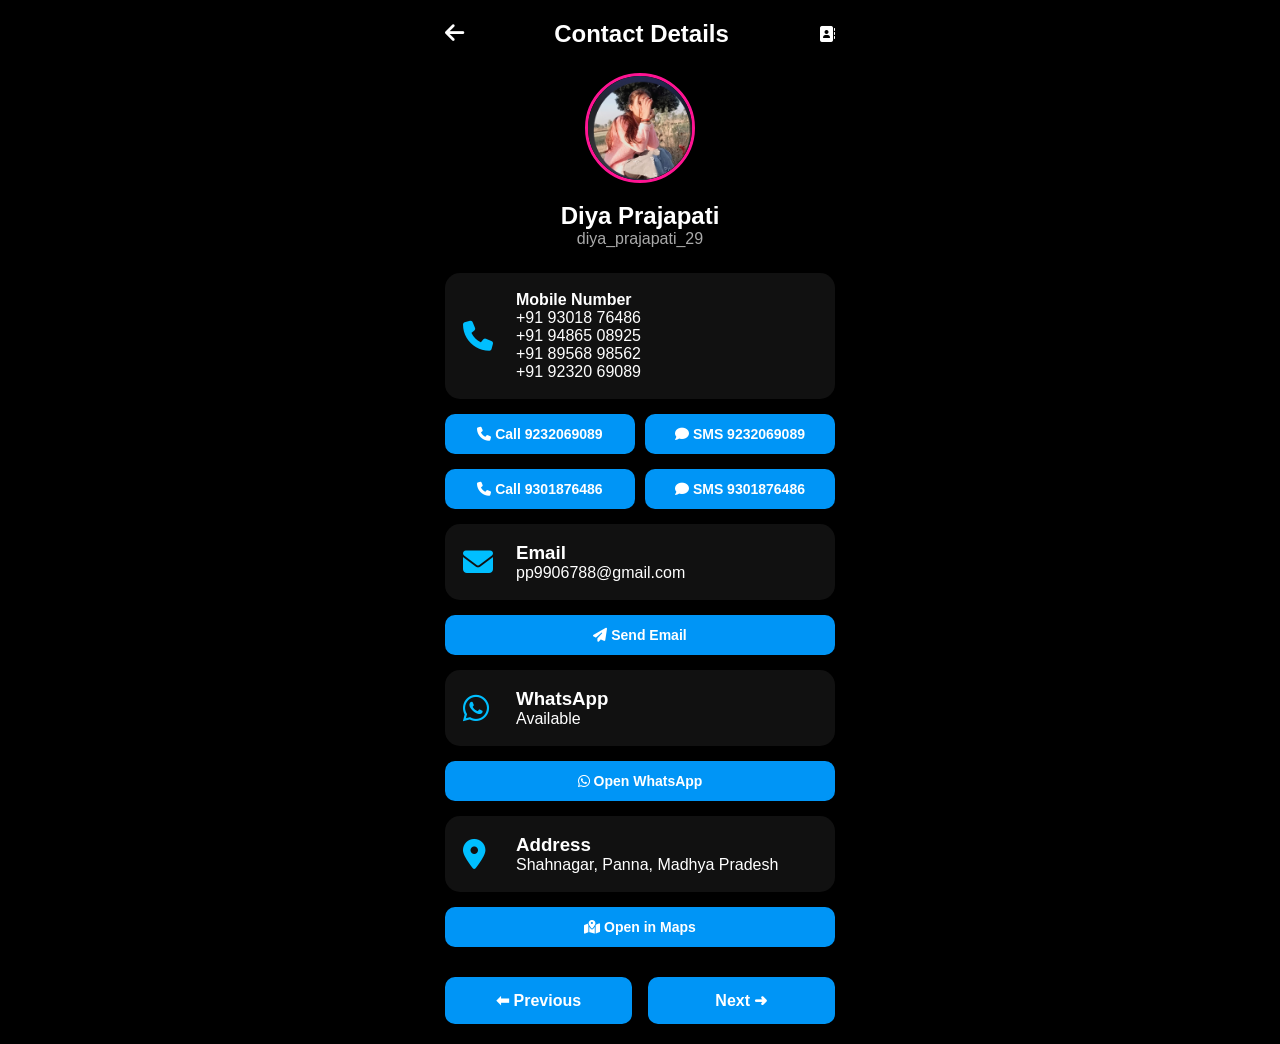
<file: contact.html>
<!DOCTYPE html>
<html lang="en">

    <head>

        <meta charset="UTF-8">
        <meta name="viewport" content="width=device-width, initial-scale=1.0">

        <title>Contact Details</title>

        <link rel="stylesheet" href="contact.css">

        <link rel="stylesheet"
            href="https://cdnjs.cloudflare.com/ajax/libs/font-awesome/6.6.0/css/all.min.css">

    </head>

    <body>

        <div class="container">

            <div class="header">

                <a href="social.html">
                    <i class="fa-solid fa-arrow-left"></i>
                </a>

                <h2>Contact Details</h2>

                <i class="fa-solid fa-address-book"></i>

            </div>

            <div class="profile">

                <img src="profile.jpg" alt="Profile">

                <h2>Diya Prajapati</h2>

                <p>diya_prajapati_29</p>

            </div>

            <div class="contact-list">

                <div class="card">

                    <i class="fa-solid fa-phone"></i>

                    <div>

                        <h4>Mobile Number</h4>
                        <p>+91 93018 76486</p>
                        <p>+91 94865 08925</p>
                        <p>+91 89568 98562</p>
                        <p>+91 92320 69089</p>
                        

                    </div>

                </div>

                <div class="action">

                    <a href="tel:+919232069089">
                        <i class="fa-solid fa-phone"></i>
                        Call 9232069089
                    </a>

                    <a href="sms:+919232069089">
                        <i class="fa-solid fa-comment"></i>
                        SMS 9232069089
                    </a>

                </div>

                <div class="action">

                    <a href="tel:+919301876486">
                        <i class="fa-solid fa-phone"></i>
                        Call 9301876486
                    </a>

                    <a href="sms:+919301876486">
                        <i class="fa-solid fa-comment"></i>
                        SMS 9301876486
                    </a>

                </div>

                <div class="card">

                    <i class="fa-solid fa-envelope"></i>

                    <div>

                        <h3>Email</h3>

                        <p>pp9906788@gmail.com</p>

                    </div>

                </div>

                <div class="action">

                    <a href="mailto:pp9906788@gmail.com">
                        <i class="fa-solid fa-paper-plane"></i>
                        Send Email
                    </a>

                </div>

                <div class="card">

                    <i class="fa-brands fa-whatsapp"></i>

                    <div>

                        <h3>WhatsApp</h3>

                        <p>Available</p>

                    </div>

                </div>

                <div class="action">

                    <a href="https://wa.me/919232069089" target="_blank">

                        <i class="fa-brands fa-whatsapp"></i>

                        Open WhatsApp

                    </a>

                </div>

                <div class="card">

                    <i class="fa-solid fa-location-dot"></i>

                    <div>

                        <h3>Address</h3>

                        <p>Shahnagar, Panna, Madhya Pradesh</p>

                    </div>

                </div>

                <div class="action">

                    <a
                        href="https://maps.google.com/?q=Shahnagar,Panna,Madhya Pradesh"
                        target="_blank">

                        <i class="fa-solid fa-map-location-dot"></i>

                        Open in Maps

                    </a>

                </div>

            </div>

            <div class="buttons">

                <a href="social.html">⬅ Previous</a>

                <a href="mobile.html">Next ➜</a>

            </div>

        </div>

    </body>
</html>
</file>
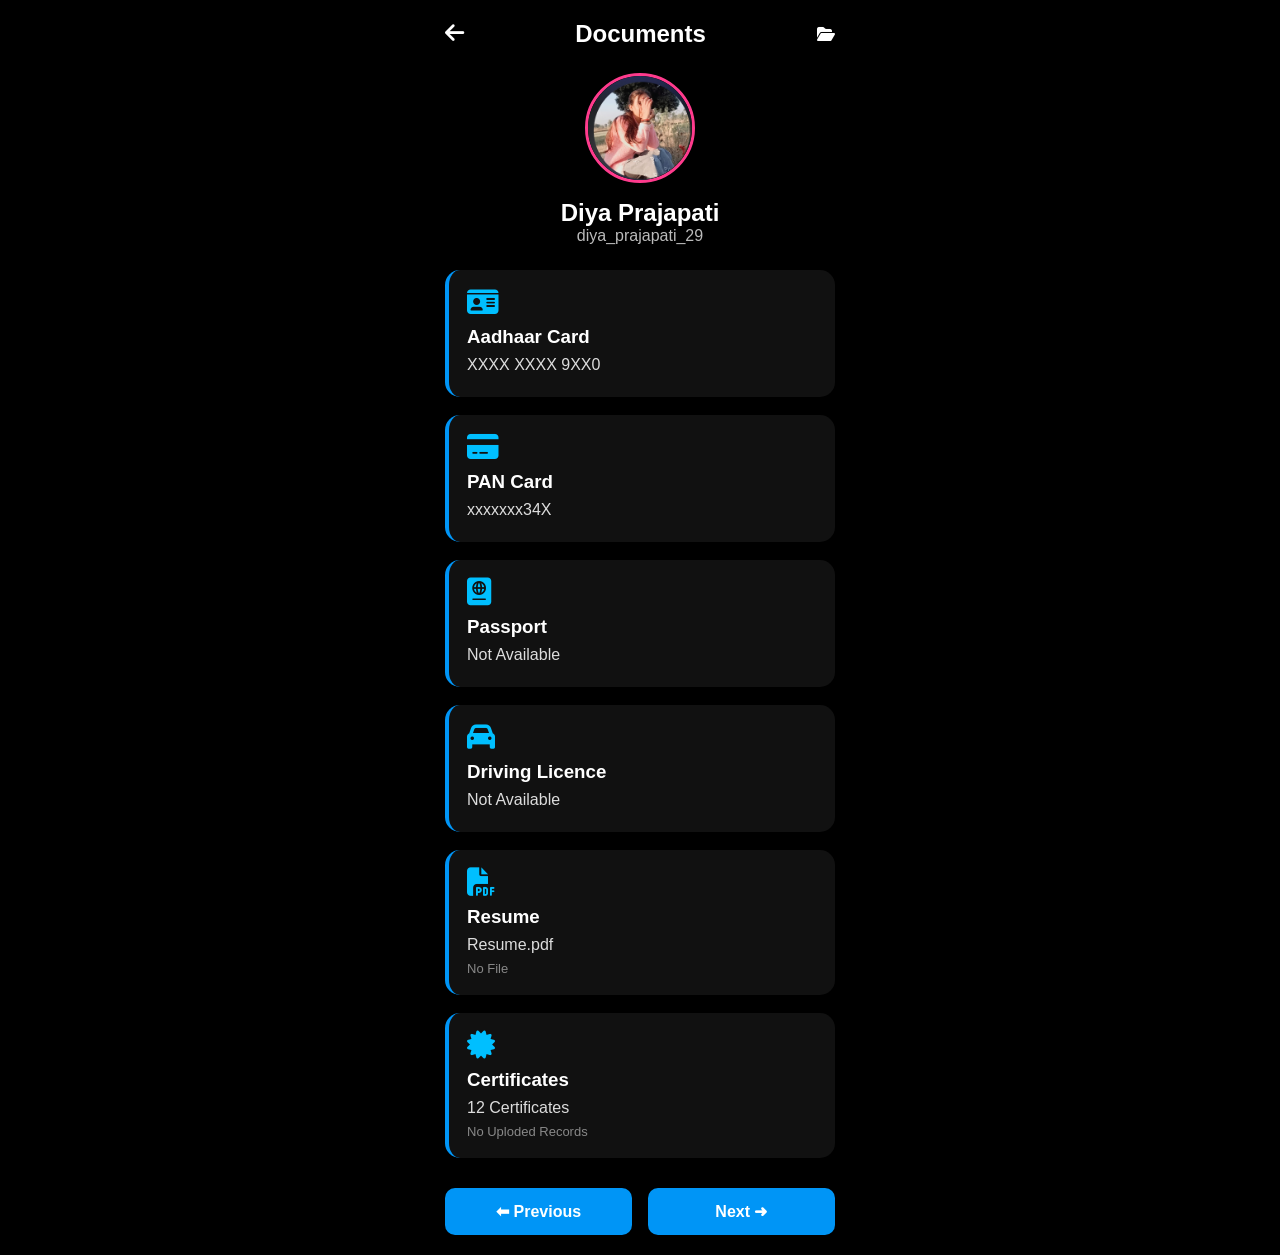
<file: documents.html>
<!DOCTYPE html>
<html lang="en">

<head>

    <meta charset="UTF-8">
    <meta name="viewport" content="width=device-width, initial-scale=1.0">

    <title>Documents</title>

    <link rel="stylesheet" href="documents.css">

    <link rel="stylesheet"
    href="https://cdnjs.cloudflare.com/ajax/libs/font-awesome/6.6.0/css/all.min.css">

</head>

<body>

<div class="container">

    <div class="header">

        <a href="education.html">
            <i class="fa-solid fa-arrow-left"></i>
        </a>

        <h2>Documents</h2>

        <i class="fa-solid fa-folder-open"></i>

    </div>

    <div class="profile">

        <img src="profile.jpg">

        <h2>Diya Prajapati</h2>

        <p>diya_prajapati_29</p>

    </div>

    <div class="documents">

        <div class="card">
            <i class="fa-solid fa-id-card"></i>
            <h3>Aadhaar Card</h3>
            <p>XXXX XXXX 9XX0</p>
           
        </div>

        <div class="card">
            <i class="fa-solid fa-credit-card"></i>
            <h3>PAN Card</h3>
            <p>xxxxxxx34X</p>
           
        </div>

        <div class="card">
            <i class="fa-solid fa-passport"></i>
            <h3>Passport</h3>
            <p>Not Available</p>
           
        </div>

        <div class="card">
            <i class="fa-solid fa-car"></i>
            <h3>Driving Licence</h3>
            <p> Not Available</p>
           
        </div>

        <div class="card">
            <i class="fa-solid fa-file-pdf"></i>
            <h3>Resume</h3>
            <p>Resume.pdf</p>
            <span>No File</span>
        </div>

        <div class="card">
            <i class="fa-solid fa-certificate"></i>
            <h3>Certificates</h3>
            <p>12 Certificates</p>
            <span>No Uploded Records</span>
        </div>

    </div>

    <div class="buttons">

        <a href="education.html">⬅ Previous</a>

        <a href="social.html">Next ➜</a>

    </div>

</div>

</body>

</html>
</file>
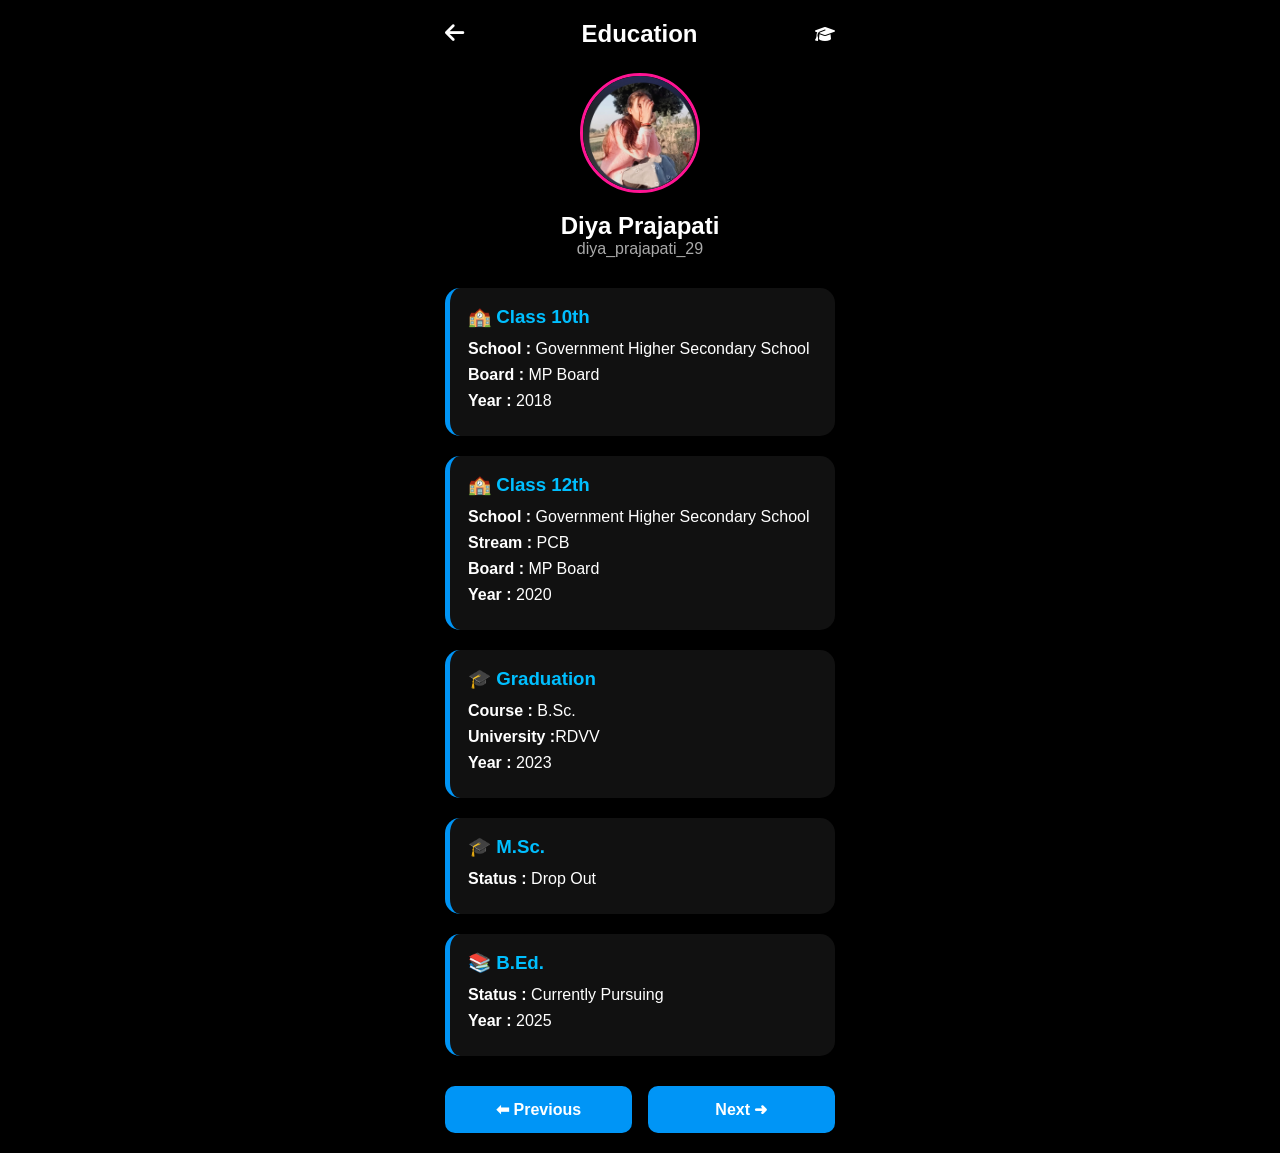
<file: education.html>
<!DOCTYPE html>
<html lang="en">

    <head>

        <meta charset="UTF-8">
        <meta name="viewport" content="width=device-width, initial-scale=1.0">

        <title>Education</title>

        <link rel="stylesheet" href="education.css">

        <link rel="stylesheet"
            href="https://cdnjs.cloudflare.com/ajax/libs/font-awesome/6.6.0/css/all.min.css">

    </head>

    <body>

        <div class="container">

            <div class="header">

                <a href="personal.html">
                    <i class="fa-solid fa-arrow-left"></i>
                </a>

                <h2>Education</h2>

                <i class="fa-solid fa-graduation-cap"></i>

            </div>

            <div class="profile-card">

                <img src="profile.jpg">

                <h2>Diya Prajapati</h2>

                <p>diya_prajapati_29</p>

            </div>

            <div class="timeline">

                <div class="card">

                    <h3>🏫 Class 10th</h3>

                    <p><strong>School :</strong> Government Higher Secondary
                        School</p>

                    <p><strong>Board :</strong> MP Board</p>

                    <p><strong>Year :</strong> 2018</p>

                </div>

                <div class="card">

                    <h3>🏫 Class 12th</h3>

                    <p><strong>School :</strong> Government Higher Secondary
                        School</p>

                    <p><strong>Stream :</strong> PCB</p>

                    <p><strong>Board :</strong> MP Board</p>

                    <p><strong>Year :</strong> 2020</p>

                </div>

                <div class="card">

                    <h3>🎓 Graduation</h3>

                    <p><strong>Course :</strong> B.Sc.</p>

                    <p><strong>University :</strong>RDVV</p>

                    <p><strong>Year :</strong> 2023</p>

                </div>

                <div class="card">

                    <h3>🎓 M.Sc.</h3>

                    <p><strong>Status :</strong> Drop Out</p>

                </div>

                <div class="card">

                    <h3>📚 B.Ed.</h3>

                    <p><strong>Status :</strong> Currently Pursuing</p>

                    <p><strong>Year :</strong> 2025</p>

                </div>

            </div>

            <div class="buttons">

                <a href="personal.html">⬅ Previous</a>

                <a href="documents.html">Next ➜</a>

            </div>

        </div>

    </body>
</html>
</file>
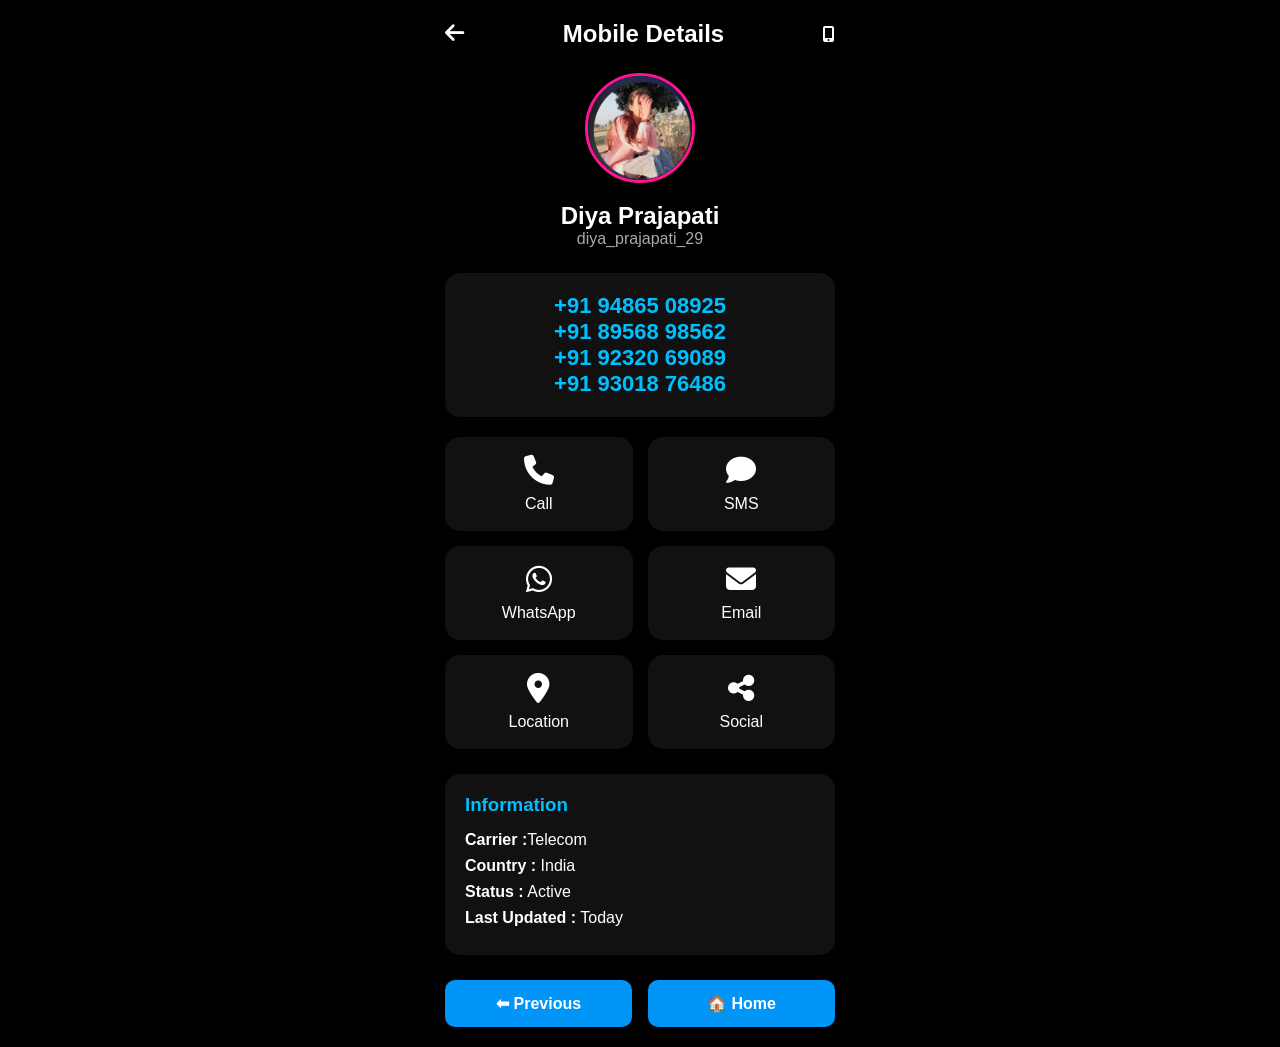
<file: mobile.html>
<!DOCTYPE html>
<html lang="en">

    <head>

        <meta charset="UTF-8">
        <meta name="viewport" content="width=device-width, initial-scale=1.0">

        <title>Mobile Details</title>

        <link rel="stylesheet" href="mobile.css">

        <link rel="stylesheet"
            href="https://cdnjs.cloudflare.com/ajax/libs/font-awesome/6.6.0/css/all.min.css">

    </head>

    <body>

        <div class="container">

            <div class="header">

                <a href="contact.html">
                    <i class="fa-solid fa-arrow-left"></i>
                </a>

                <h2>Mobile Details</h2>

                <i class="fa-solid fa-mobile-screen-button"></i>

            </div>

            <div class="profile">

                <img src="profile.jpg">

                <h2>Diya Prajapati</h2>

                <p>diya_prajapati_29</p>

            </div>

            <div class="card">

                <p>+91 94865 08925</p>
                <p>+91 89568 98562</p>
                <p>+91 92320 69089</p>
                <p>+91 93018 76486</p>

            </div>

            <div class="grid">

                <a href="tel:+919232069089">

                    <i class="fa-solid fa-phone"></i>

                    <span>Call</span>

                </a>

                <a href="sms:+919232069089">

                    <i class="fa-solid fa-comment"></i>

                    <span>SMS</span>

                </a>

                <a href="https://wa.me/919232069089" target="_blank">

                    <i class="fa-brands fa-whatsapp"></i>

                    <span>WhatsApp</span>

                </a>

                <a href="mailto:pp9906788@gmail.com">

                    <i class="fa-solid fa-envelope"></i>

                    <span>Email</span>

                </a>

                <a
                    href="https://maps.google.com/?q=Shahnagar,Panna,Madhya Pradesh"
                    target="_blank">

                    <i class="fa-solid fa-location-dot"></i>

                    <span>Location</span>

                </a>

                <a href="social.html">

                    <i class="fa-solid fa-share-nodes"></i>

                    <span>Social</span>

                </a>

            </div>

            <div class="info">

                <h3>Information</h3>

                <p><b>Carrier :</b>Telecom</p>

                <p><b>Country :</b> India</p>

                <p><b>Status :</b> Active</p>

                <p><b>Last Updated :</b> Today</p>

            </div>

            <div class="buttons">

                <a href="contact.html">⬅ Previous</a>

                <a href="index.html">🏠 Home</a>

            </div>

        </div>

    </body>
</html>
</file>
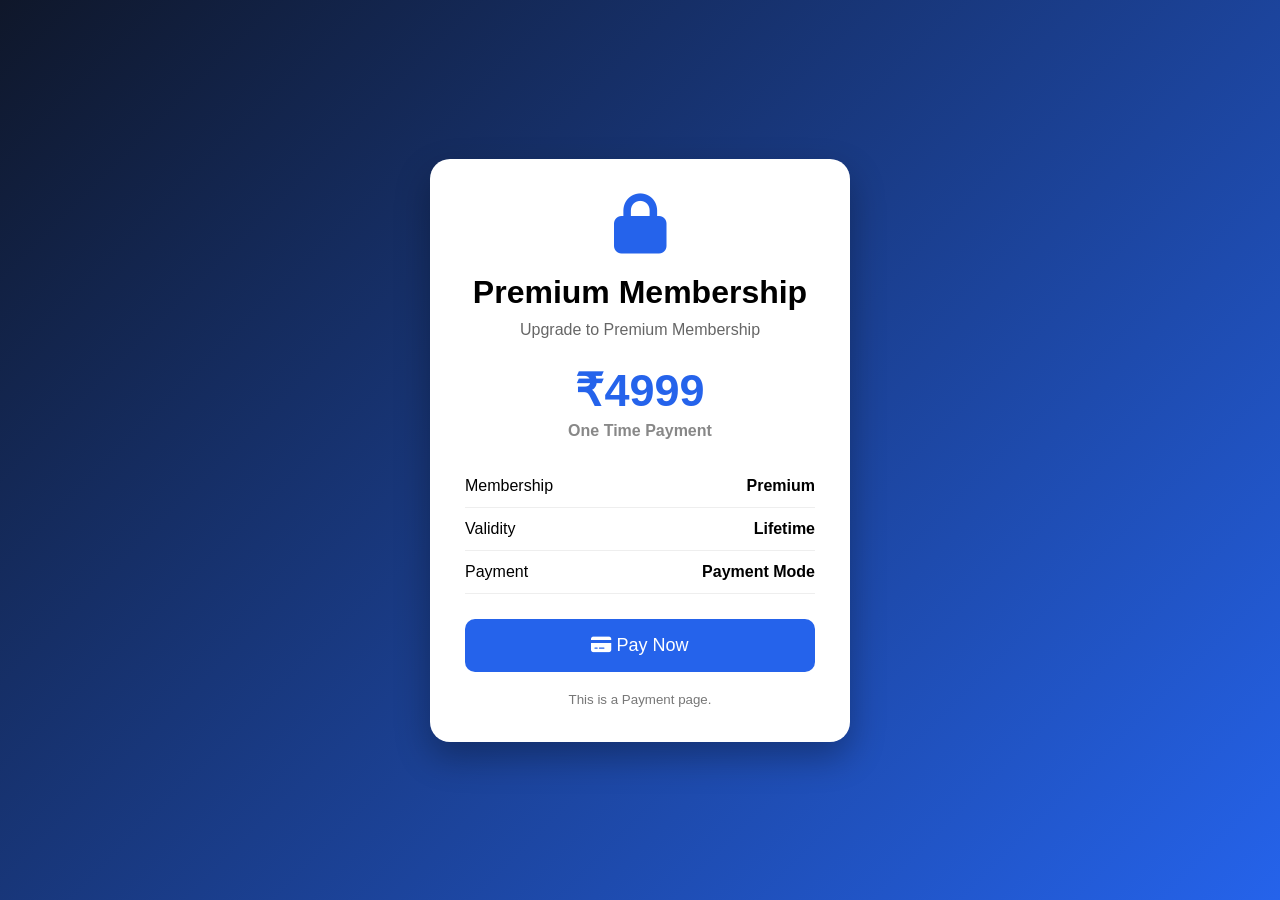
<file: pay.html>
<!DOCTYPE html>
<html lang="en">
    <head>
        <meta charset="UTF-8">
        <meta name="viewport" content="width=device-width, initial-scale=1.0">

        <title>Payment</title>

        <link rel="stylesheet" href="pay.css">

        <link rel="stylesheet"
            href="https://cdnjs.cloudflare.com/ajax/libs/font-awesome/6.6.0/css/all.min.css">

    </head>

    <body>

        <div class="container">

            <div class="card">

                <i class="fas fa-lock icon"></i>

                <h1>Premium Membership</h1>

                <p>Upgrade to Premium Membership</p>

                <div class="price">

                    ₹4999

                    <span>One Time Payment</span>

                </div>

                <div class="details">

                    <div>
                        <span>Membership</span>
                        <strong>Premium</strong>
                    </div>

                    <div>
                        <span>Validity</span>
                        <strong>Lifetime</strong>
                    </div>

                    <div>
                        <span>Payment</span>
                        <strong>Payment Mode</strong>
                    </div>

                </div>

                <button onclick="payNow()">

                    <i class="fas fa-credit-card"></i>

                    Pay Now

                </button>

                <small>This is a Payment page.</small>

            </div>

        </div>

        <script>

function payNow(){

alert("Payment Successful ✅");

}

</script>

    </body>
</html>
</file>
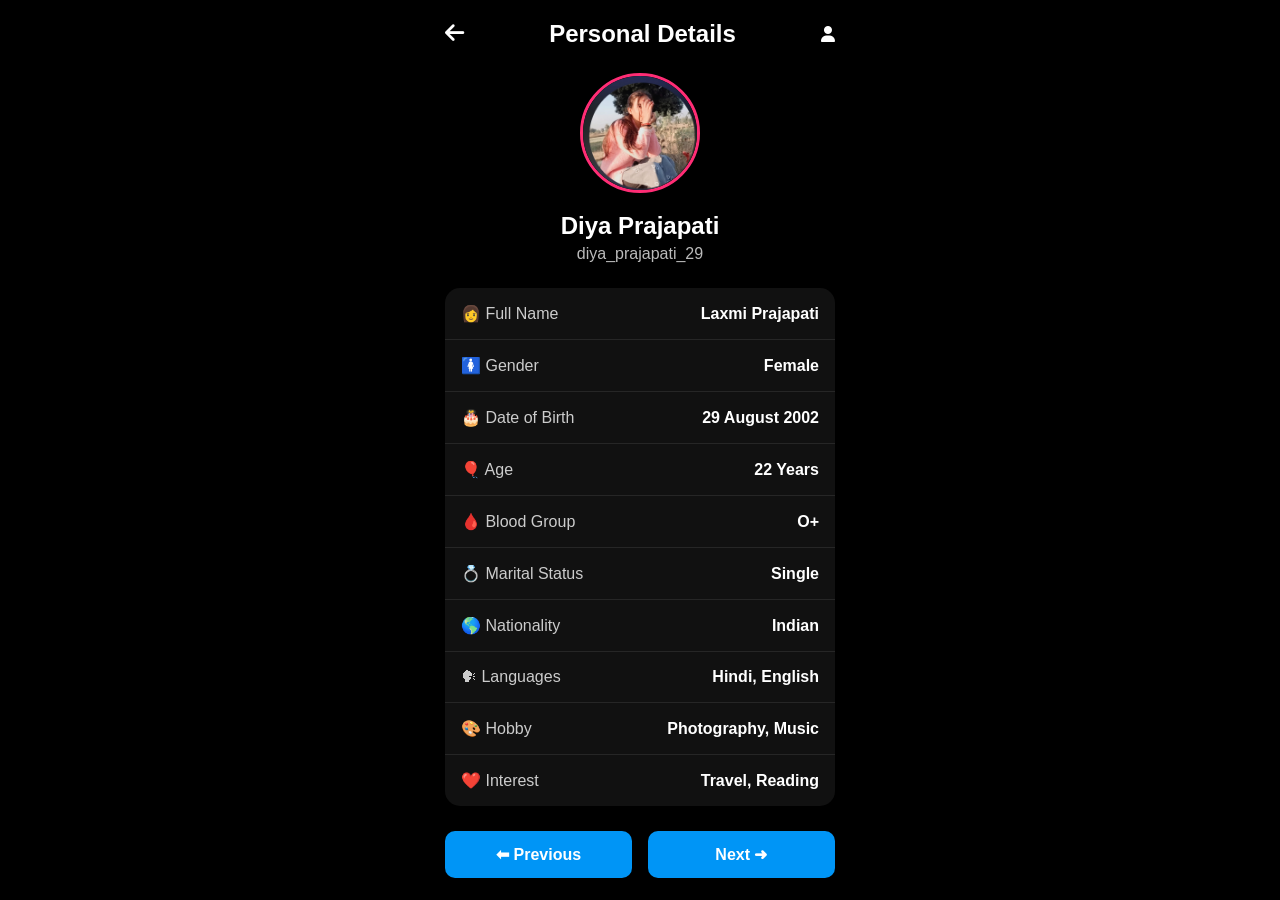
<file: personal.html>
<!DOCTYPE html>
<html lang="en">

<head>

    <meta charset="UTF-8">
    <meta name="viewport" content="width=device-width, initial-scale=1.0">

    <title>Personal Details</title>

    <link rel="stylesheet" href="personal.css">

    <link rel="stylesheet"
        href="https://cdnjs.cloudflare.com/ajax/libs/font-awesome/6.6.0/css/all.min.css">

</head>

<body>

    <div class="container">

        <div class="header">

            <a href="profile.html">
                <i class="fa-solid fa-arrow-left"></i>
            </a>

            <h2>Personal Details</h2>

            <i class="fa-solid fa-user"></i>

        </div>

        <div class="card">

            <img src="profile.jpg" class="profile">

            <h2>Diya Prajapati</h2>

            <p>diya_prajapati_29</p>

        </div>

        <div class="details">

            <div class="row">
                <span>👩 Full Name</span>
                <strong>Laxmi Prajapati</strong>
            </div>

            <div class="row">
                <span>🚺 Gender</span>
                <strong>Female</strong>
            </div>

            <div class="row">
                <span>🎂 Date of Birth</span>
                <strong>29 August 2002</strong>
            </div>

            <div class="row">
                <span>🎈 Age</span>
                <strong>22 Years</strong>
            </div>

            <div class="row">
                <span>🩸 Blood Group</span>
                <strong>O+</strong>
            </div>

            <div class="row">
                <span>💍 Marital Status</span>
                <strong>Single</strong>
            </div>

            <div class="row">
                <span>🌎 Nationality</span>
                <strong>Indian</strong>
            </div>

            <div class="row">
                <span>🗣 Languages</span>
                <strong>Hindi, English</strong>
            </div>

            <div class="row">
                <span>🎨 Hobby</span>
                <strong>Photography, Music</strong>
            </div>

            <div class="row">
                <span>❤️ Interest</span>
                <strong>Travel, Reading</strong>
            </div>

        </div>

        <div class="buttons">

            <a href="profile.html">⬅ Previous</a>

            <a href="education.html">Next ➜</a>

        </div>

    </div>

</body>

</html>
</file>
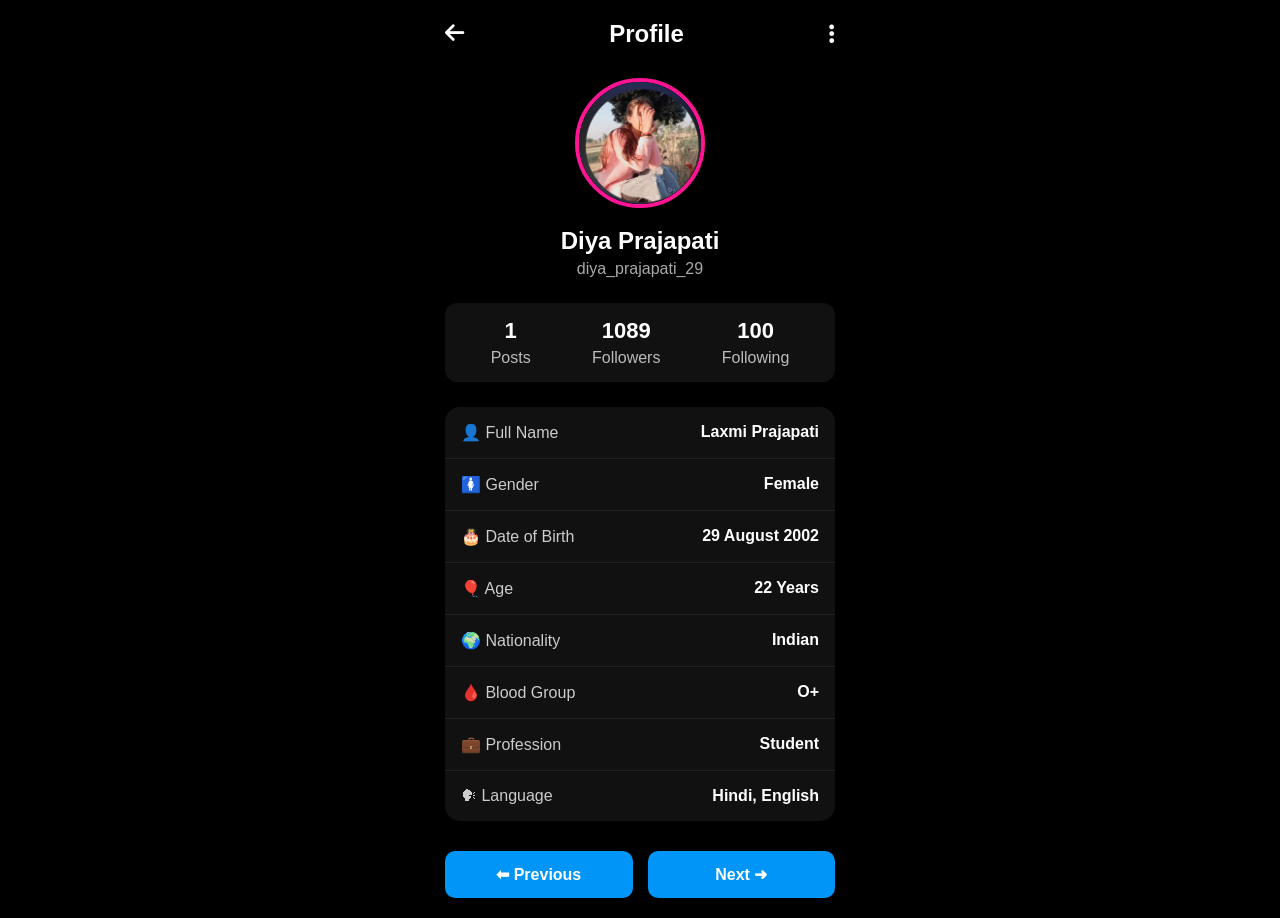
<file: profile.html>
<!DOCTYPE html>
<html lang="en">

<head>

    <meta charset="UTF-8">
    <meta name="viewport" content="width=device-width, initial-scale=1.0">

    <title>Profile</title>

    <link rel="stylesheet" href="profile.css">

    <link rel="stylesheet"
    href="https://cdnjs.cloudflare.com/ajax/libs/font-awesome/6.6.0/css/all.min.css">

</head>

<body>

<div class="container">

    <div class="top">

        <a href="index.html">
            <i class="fa-solid fa-arrow-left"></i>
        </a>

        <h2>Profile</h2>

        <i class="fa-solid fa-ellipsis-vertical"></i>

    </div>

    <div class="profile-card">

        <img src="profile.jpg">

        <h2>Diya Prajapati</h2>

        <span>diya_prajapati_29</span>

        <div class="stats">

            <div>
                <h3>1</h3>
                <p>Posts</p>
            </div>

            <div>
                <h3>1089</h3>
                <p>Followers</p>
            </div>

            <div>
                <h3>100</h3>
                <p>Following</p>
            </div>

        </div>

    </div>

    <div class="info">

        <div class="row">
            <span>👤 Full Name</span>
            <b>Laxmi Prajapati</b>
        </div>

        <div class="row">
            <span>🚺 Gender</span>
            <b>Female</b>
        </div>

        <div class="row">
            <span>🎂 Date of Birth</span>
            <b>29 August 2002</b>
        </div>

        <div class="row">
            <span>🎈 Age</span>
            <b>22 Years</b>
        </div>

        <div class="row">
            <span>🌍 Nationality</span>
            <b>Indian</b>
        </div>

        <div class="row">
            <span>🩸 Blood Group</span>
            <b>O+</b>
        </div>

        <div class="row">
            <span>💼 Profession</span>
            <b>Student</b>
        </div>

        <div class="row">
            <span>🗣 Language</span>
            <b>Hindi, English</b>
        </div>

    </div>

    <div class="buttons">

        <a href="index.html">⬅ Previous</a>

        <a href="personal.html">Next ➜</a>

    </div>
</div>

</body>
</html>
</file>
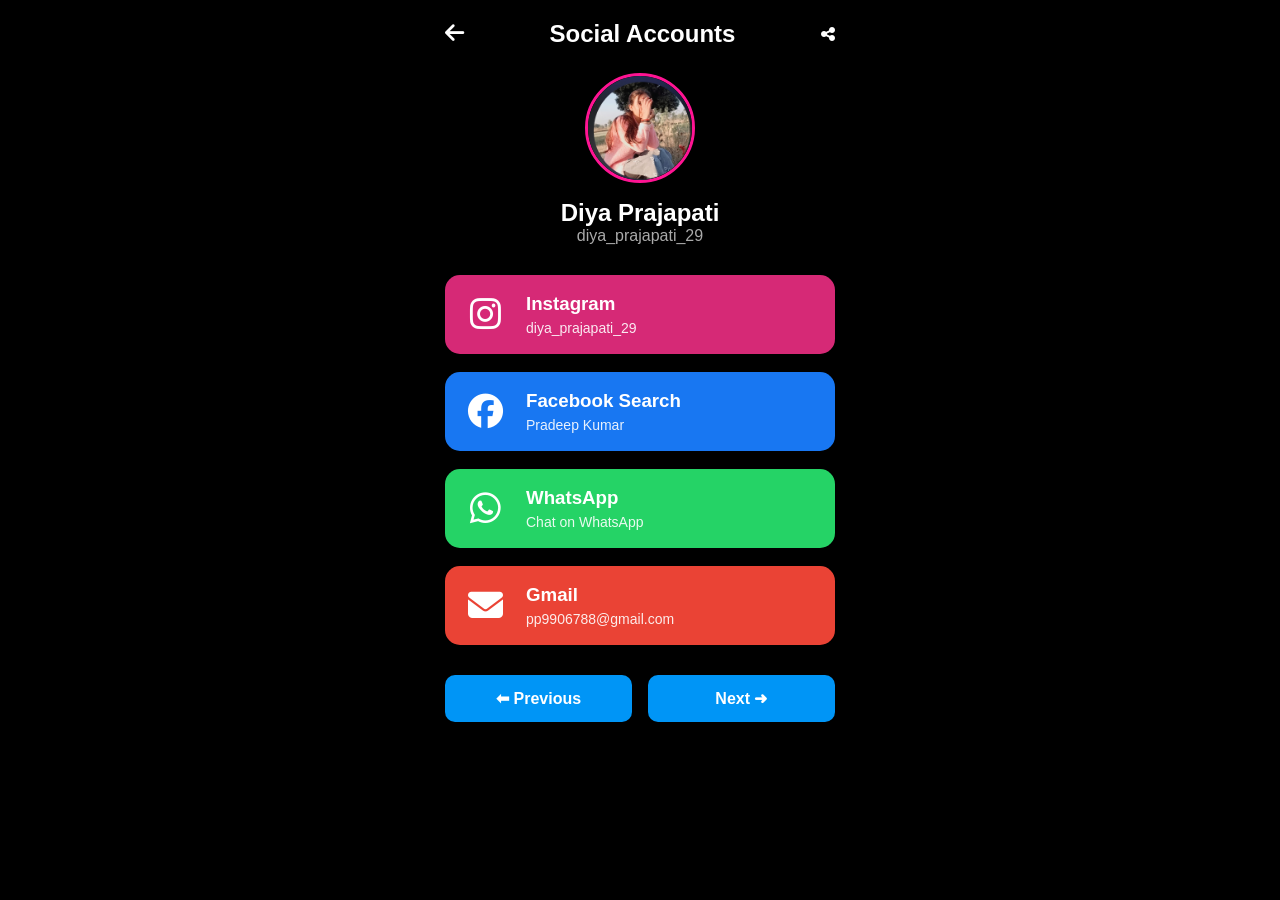
<file: social.html>
<!DOCTYPE html>
<html lang="en">

    <head>

        <meta charset="UTF-8">
        <meta name="viewport" content="width=device-width, initial-scale=1.0">

        <title>Social Accounts</title>

        <link rel="stylesheet" href="social.css">

        <link rel="stylesheet"
            href="https://cdnjs.cloudflare.com/ajax/libs/font-awesome/6.6.0/css/all.min.css">

    </head>

    <body>

        <div class="container">

            <div class="header">

                <a href="documents.html">
                    <i class="fa-solid fa-arrow-left"></i>
                </a>

                <h2>Social Accounts</h2>

                <i class="fa-solid fa-share-nodes"></i>

            </div>

            <div class="profile">

                <img src="profile.jpg">

                <h2>Diya Prajapati</h2>

                <p>diya_prajapati_29</p>

            </div>

            <div class="social-list">

                <a href="https://www.instagram.com/diya_prajapati_29/"
                    target="_blank"
                    class="card instagram">

                    <i class="fa-brands fa-instagram"></i>

                    <div>

                        <h3>Instagram</h3>

                        <p>diya_prajapati_29</p>

                    </div>

                </a>

                <a
                    href="https://www.facebook.com/search/people/?q=Pradeep%20Kumar"
                    target="_blank"
                    class="card facebook">

                    <i class="fa-brands fa-facebook"></i>

                    <div>

                        <h3>Facebook Search</h3>

                        <p>Pradeep Kumar</p>

                    </div>

                </a>

                <a href="https://wa.me/919232069089" target="_blank"
                    class="card whatsapp">

                    <i class="fa-brands fa-whatsapp"></i>

                    <div>

                        <h3>WhatsApp</h3>

                        <p>Chat on WhatsApp</p>

                    </div>

                </a>

                <a href="mailto:pp9906788@gmail.com" class="card gmail">

                    <i class="fa-solid fa-envelope"></i>

                    <div>

                        <h3>Gmail</h3>

                        <p>pp9906788@gmail.com</p>

                    </div>

                </a>
            </div>

            <div class="buttons">

                <a href="documents.html">⬅ Previous</a>

                <a href="contact.html">Next ➜</a>

            </div>

        </div>

    </body>
</html>
</file>
<file: contact.css>
* {
    margin: 0;
    padding: 0;
    box-sizing: border-box;
    font-family: Arial, Helvetica, sans-serif;
}

body {
    background: #000;
    color: #fff;
}

.container {
    max-width: 430px;
    margin: auto;
    padding: 20px;
}

.header {
    display: flex;
    justify-content: space-between;
    align-items: center;
    margin-bottom: 25px;
}

.header a {
    color: white;
    font-size: 22px;
    text-decoration: none;
}

.profile {
    text-align: center;
    margin-bottom: 25px;
}

.profile img {
    width: 110px;
    height: 110px;
    border-radius: 50%;
    border: 3px solid deeppink;
    object-fit: cover;
}

.profile h2 {
    margin-top: 15px;
}

.profile p {
    color: #aaa;
}

.contact-list {
    display: flex;
    flex-direction: column;
    gap: 15px;
}

.card {
    background: #111;
    padding: 18px;
    border-radius: 15px;
    display: flex;
    align-items: center;
    gap: 18px;
}

.card i {
    font-size: 30px;
    color: #00bfff;
    width: 35px;
}

.action {
    display: flex;
    gap: 10px;
}

.action a {
    flex: 1;
    text-align: center;
    padding: 12px;
    background: #0095f6;
    color: white;
    text-decoration: none;
    border-radius: 10px;
    font-size: 14px;
    font-weight: bold;
    transition: .3s;
}

.action a:hover {
    background: #0077cc;
}

.buttons {
    display: flex;
    justify-content: space-between;
    margin-top: 30px;
}

.buttons a {
    width: 48%;
    text-align: center;
    padding: 14px;
    background: #0095f6;
    color: white;
    text-decoration: none;
    border-radius: 10px;
    font-weight: bold;
}

.buttons a:hover {
    background: #0077cc;
}
</file>
<file: documents.css>
* {
    margin: 0;
    padding: 0;
    box-sizing: border-box;
    font-family: Arial, Helvetica, sans-serif;
}

body {
    background: #000;
    color: #fff;
}

.container {
    width: 100%;
    max-width: 430px;
    margin: auto;
    padding: 20px;
}

.header {
    display: flex;
    justify-content: space-between;
    align-items: center;
    margin-bottom: 25px;
}

.header a {
    color: #fff;
    font-size: 22px;
}

.profile {
    text-align: center;
    margin-bottom: 25px;
}

.profile img {
    width: 110px;
    height: 110px;
    border-radius: 50%;
    object-fit: cover;
    border: 3px solid #ff3b8d;
}

.profile h2 {
    margin-top: 12px;
}

.profile p {
    color: #bbb;
}

.documents {
    display: grid;
    grid-template-columns: 1fr;
    gap: 18px;
}

.card {
    background: #111;
    padding: 18px;
    border-radius: 15px;
    border-left: 4px solid #0095f6;
    transition: .3s;
}

.card:hover {
    transform: translateY(-4px);
}

.card i {
    font-size: 28px;
    color: #00bfff;
    margin-bottom: 10px;
}

.card h3 {
    margin-bottom: 8px;
}

.card p {
    color: #ddd;
    margin-bottom: 5px;
}

.card span {
    color: #888;
    font-size: 13px;
}

.buttons {
    display: flex;
    justify-content: space-between;
    margin-top: 30px;
}

.buttons a {
    width: 48%;
    text-align: center;
    padding: 14px;
    text-decoration: none;
    background: #0095f6;
    color: #fff;
    border-radius: 10px;
    font-weight: bold;
}

.buttons a:hover {
    background: #0077cc;
}
</file>
<file: education.css>
* {
    margin: 0;
    padding: 0;
    box-sizing: border-box;
    font-family: Arial, Helvetica, sans-serif;
}

body {

    background: #000;
    color: #fff;

}

.container {

    width: 100%;
    max-width: 430px;
    margin: auto;
    padding: 20px;

}

.header {

    display: flex;
    justify-content: space-between;
    align-items: center;
    margin-bottom: 25px;

}

.header a {

    color: white;
    font-size: 22px;

}

.profile-card {

    text-align: center;
    margin-bottom: 30px;

}

.profile-card img {

    width: 120px;
    height: 120px;
    border-radius: 50%;
    border: 3px solid deeppink;
    object-fit: cover;

}

.profile-card h2 {

    margin-top: 15px;

}

.profile-card p {

    color: #aaa;

}

.timeline {

    display: flex;
    flex-direction: column;
    gap: 20px;

}

.card {

    background: #111;
    padding: 18px;
    border-radius: 15px;
    border-left: 5px solid #0095f6;

}

.card h3 {

    margin-bottom: 12px;
    color: #00bfff;

}

.card p {

    margin: 8px 0;

}

.card ul {

    padding-left: 20px;

}

.card li {

    margin: 8px 0;

}

.buttons {

    display: flex;
    justify-content: space-between;
    margin-top: 30px;

}

.buttons a {

    width: 48%;
    text-align: center;
    padding: 14px;
    background: #0095f6;
    color: white;
    text-decoration: none;
    border-radius: 10px;
    font-weight: bold;

}

.buttons a:hover {

    background: #0078d7;

}
</file>
<file: mobile.css>
* {
    margin: 0;
    padding: 0;
    box-sizing: border-box;
    font-family: Arial, Helvetica, sans-serif;
}

body {
    background: #000;
    color: #fff;
}

.container {
    max-width: 430px;
    margin: auto;
    padding: 20px;
}

.header {
    display: flex;
    justify-content: space-between;
    align-items: center;
    margin-bottom: 25px;
}

.header a {
    color: white;
    font-size: 22px;
    text-decoration: none;
}

.profile {
    text-align: center;
    margin-bottom: 25px;
}

.profile img {
    width: 110px;
    height: 110px;
    border-radius: 50%;
    border: 3px solid deeppink;
    object-fit: cover;
}

.profile h2 {
    margin-top: 15px;
}

.profile p {
    color: #aaa;
}

.card {
    background: #111;
    padding: 20px;
    border-radius: 15px;
    margin-bottom: 20px;
    text-align: center;
}

.card h3 {
    margin-bottom: 10px;
}

.card p {
    font-size: 22px;
    font-weight: bold;
    color: #00bfff;
}

.grid {
    display: grid;
    grid-template-columns: repeat(2, 1fr);
    gap: 15px;
}

.grid a {
    background: #111;
    color: white;
    text-decoration: none;
    padding: 18px;
    border-radius: 15px;
    text-align: center;
    transition: .3s;
}

.grid a:hover {
    background: #0095f6;
}

.grid i {
    font-size: 30px;
    margin-bottom: 10px;
    display: block;
}

.info {
    margin-top: 25px;
    background: #111;
    padding: 20px;
    border-radius: 15px;
}

.info h3 {
    margin-bottom: 15px;
    color: #00bfff;
}

.info p {
    margin: 8px 0;
}

.buttons {
    display: flex;
    justify-content: space-between;
    margin-top: 25px;
}

.buttons a {
    width: 48%;
    padding: 14px;
    background: #0095f6;
    text-align: center;
    text-decoration: none;
    color: white;
    border-radius: 10px;
    font-weight: bold;
}
</file>
<file: pay.css>
* {
    margin: 0;
    padding: 0;
    box-sizing: border-box;
    font-family: Arial, Helvetica, sans-serif;
}

body {

    background: linear-gradient(135deg, #0f172a, #2563eb);

    display: flex;

    justify-content: center;

    align-items: center;

    min-height: 100vh;

    padding: 20px;

}

.container {

    width: 100%;
    max-width: 420px;

}

.card {

    background: #fff;

    border-radius: 20px;

    padding: 35px;

    text-align: center;

    box-shadow: 0 15px 35px rgba(0, 0, 0, .3);

}

.icon {

    font-size: 60px;

    color: #2563eb;

    margin-bottom: 20px;

}

h1 {

    margin-bottom: 10px;

}

.card p {

    color: #666;

    margin-bottom: 25px;

}

.price {

    font-size: 45px;

    font-weight: bold;

    color: #2563eb;

    margin-bottom: 25px;

}

.price span {

    display: block;

    font-size: 16px;

    color: #888;

    margin-top: 5px;

}

.details {

    margin: 25px 0;

}

.details div {

    display: flex;

    justify-content: space-between;

    padding: 12px 0;

    border-bottom: 1px solid #eee;

}

button {

    width: 100%;

    padding: 16px;

    background: #2563eb;

    color: #fff;

    border: none;

    border-radius: 10px;

    font-size: 18px;

    cursor: pointer;

    transition: .3s;

}

button:hover {

    background: #1d4ed8;

    transform: translateY(-2px);

}

small {

    display: block;

    margin-top: 20px;

    color: #777;

}

@media(max-width:480px) {

    .card {

        padding: 25px;

    }

    .price {

        font-size: 38px;

    }

}
</file>
<file: personal.css>
* {
    margin: 0;
    padding: 0;
    box-sizing: border-box;
    font-family: Arial, Helvetica, sans-serif;
}

body {
    background: #000;
    color: #fff;
}

.container {
    width: 100%;
    max-width: 430px;
    margin: auto;
    padding: 20px;
}

.header {
    display: flex;
    justify-content: space-between;
    align-items: center;
    margin-bottom: 25px;
}

.header a {
    color: #fff;
    text-decoration: none;
    font-size: 22px;
}

.card {
    text-align: center;
    margin-bottom: 25px;
}

.profile {
    width: 120px;
    height: 120px;
    border-radius: 50%;
    object-fit: cover;
    border: 3px solid #ff2d75;
}

.card h2 {
    margin-top: 15px;
}

.card p {
    color: #bbb;
    margin-top: 5px;
}

.details {
    background: #111;
    border-radius: 15px;
    overflow: hidden;
}

.row {
    display: flex;
    justify-content: space-between;
    align-items: center;
    padding: 16px;
    border-bottom: 1px solid #262626;
}

.row:last-child {
    border: none;
}

.row span {
    color: #ccc;
}

.row strong {
    color: #fff;
}

.buttons {
    display: flex;
    justify-content: space-between;
    margin-top: 25px;
}

.buttons a {
    width: 48%;
    text-align: center;
    padding: 14px;
    background: #0095f6;
    color: #fff;
    text-decoration: none;
    border-radius: 10px;
    font-weight: bold;
    transition: .3s;
}

.buttons a:hover {
    background: #0077cc;
}
</file>
<file: profile.css>
* {
    margin: 0;
    padding: 0;
    box-sizing: border-box;
    font-family: Arial, Helvetica, sans-serif;
}

body {
    background: #000;
    color: #fff;
}

.container {
    max-width: 430px;
    margin: auto;
    padding: 20px;
}

.top {
    display: flex;
    justify-content: space-between;
    align-items: center;
    margin-bottom: 30px;
}

.top a {
    color: #fff;
    font-size: 22px;
    text-decoration: none;
}

.top i {
    font-size: 22px;
}

.profile-card {
    text-align: center;
    margin-bottom: 25px;
}

.profile-card img {
    width: 130px;
    height: 130px;
    border-radius: 50%;
    object-fit: cover;
    border: 4px solid deeppink;
}

.profile-card h2 {
    margin-top: 15px;
}

.profile-card span {
    color: #aaa;
    display: block;
    margin-top: 5px;
}

.stats {
    display: flex;
    justify-content: space-around;
    margin-top: 25px;
    background: #111;
    padding: 15px;
    border-radius: 12px;
}

.stats h3 {
    font-size: 22px;
}

.stats p {
    color: #bbb;
    margin-top: 5px;
}

.info {
    margin-top: 25px;
    background: #111;
    border-radius: 15px;
    overflow: hidden;
}

.row {
    display: flex;
    justify-content: space-between;
    padding: 16px;
    border-bottom: 1px solid #222;
}

.row:last-child {
    border: none;
}

.row span {
    color: #ccc;
}

.row b {
    color: #fff;
}

.buttons {
    display: flex;
    gap: 15px;
    margin-top: 30px;
}

.buttons a {
    flex: 1;
    text-align: center;
    padding: 14px;
    background: #0095f6;
    color: white;
    text-decoration: none;
    border-radius: 10px;
    font-weight: bold;
    transition: .3s;
}

.buttons a:hover {
    background: #0077cc;
}
</file>
<file: social.css>
* {
    margin: 0;
    padding: 0;
    box-sizing: border-box;
    font-family: Arial, Helvetica, sans-serif;
}

body {
    background: #000;
    color: #fff;
}

.container {
    max-width: 430px;
    margin: auto;
    padding: 20px;
}

.header {
    display: flex;
    justify-content: space-between;
    align-items: center;
    margin-bottom: 25px;
}

.header a {
    color: #fff;
    font-size: 22px;
    text-decoration: none;
}

.profile {
    text-align: center;
    margin-bottom: 30px;
}

.profile img {
    width: 110px;
    height: 110px;
    border-radius: 50%;
    object-fit: cover;
    border: 3px solid deeppink;
}

.profile h2 {
    margin-top: 12px;
}

.profile p {
    color: #aaa;
}

.social-list {
    display: flex;
    flex-direction: column;
    gap: 18px;
}

.card {
    display: flex;
    align-items: center;
    gap: 18px;
    text-decoration: none;
    color: white;
    padding: 18px;
    border-radius: 15px;
    transition: .3s;
}

.card:hover {
    transform: translateX(8px);
}

.card i {
    font-size: 35px;
    width: 45px;
    text-align: center;
}

.instagram {
    background: #d62976;
}

.facebook {
    background: #1877f2;
}

.whatsapp {
    background: #25d366;
}

.gmail {
    background: #ea4335;
}

.linkedin {
    background: #0a66c2;
}

.github {
    background: #24292e;
}

.card h3 {
    margin-bottom: 5px;
}

.card p {
    font-size: 14px;
    opacity: .9;
}

.buttons {
    display: flex;
    justify-content: space-between;
    margin-top: 30px;
}

.buttons a {
    width: 48%;
    text-align: center;
    padding: 14px;
    background: #0095f6;
    color: #fff;
    text-decoration: none;
    border-radius: 10px;
    font-weight: bold;
}
</file>
